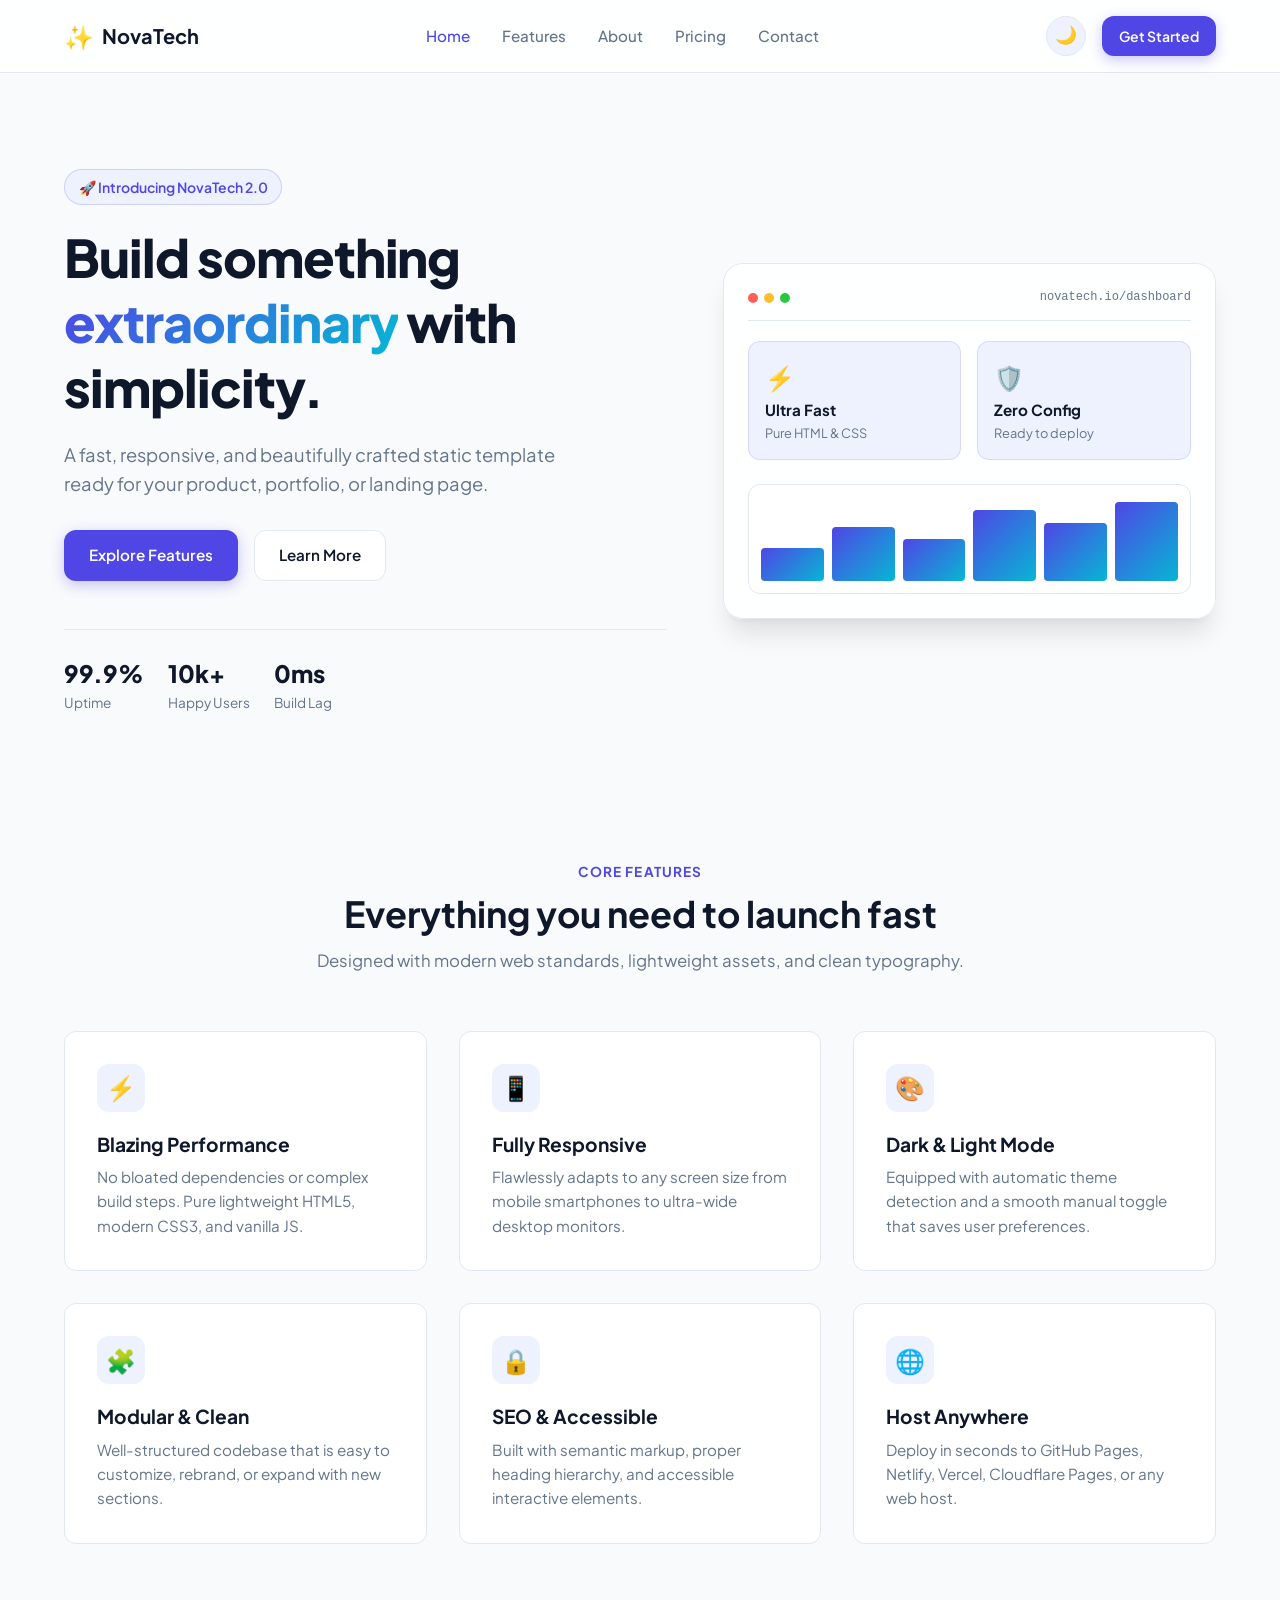
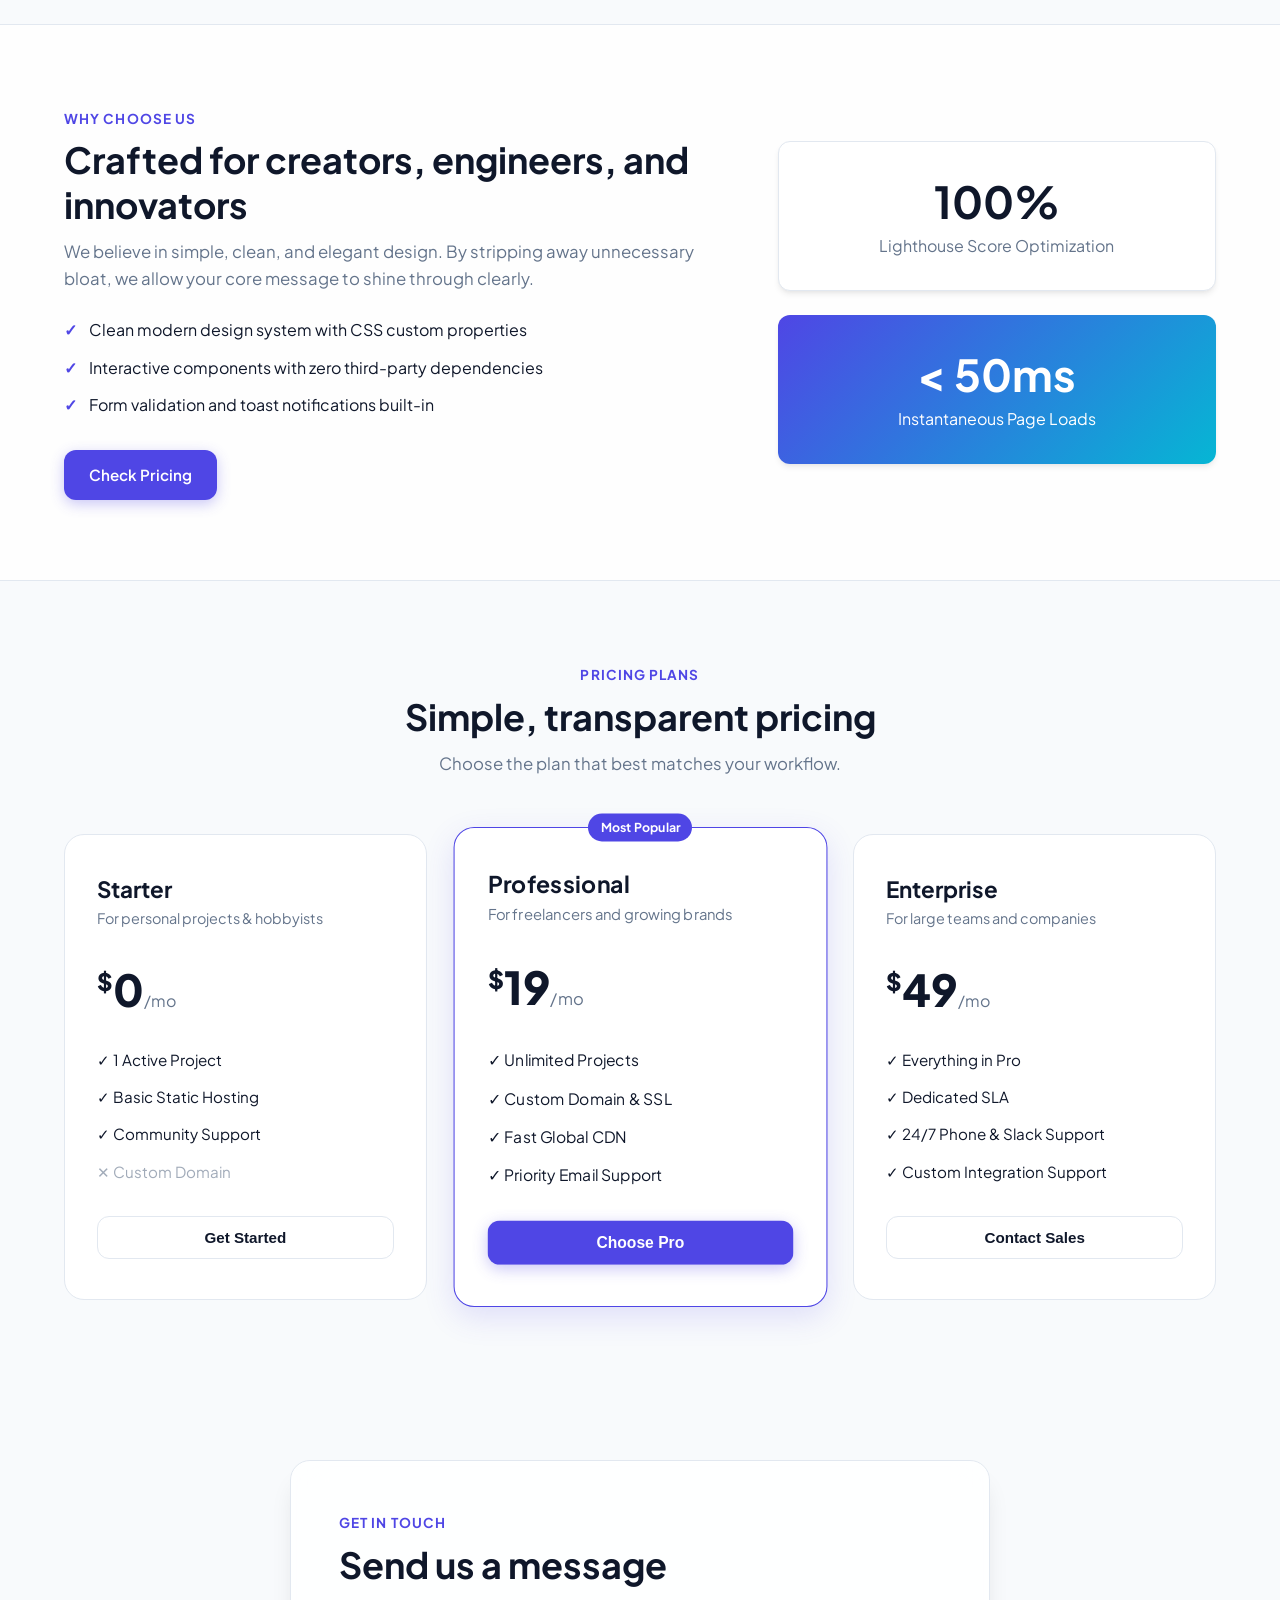
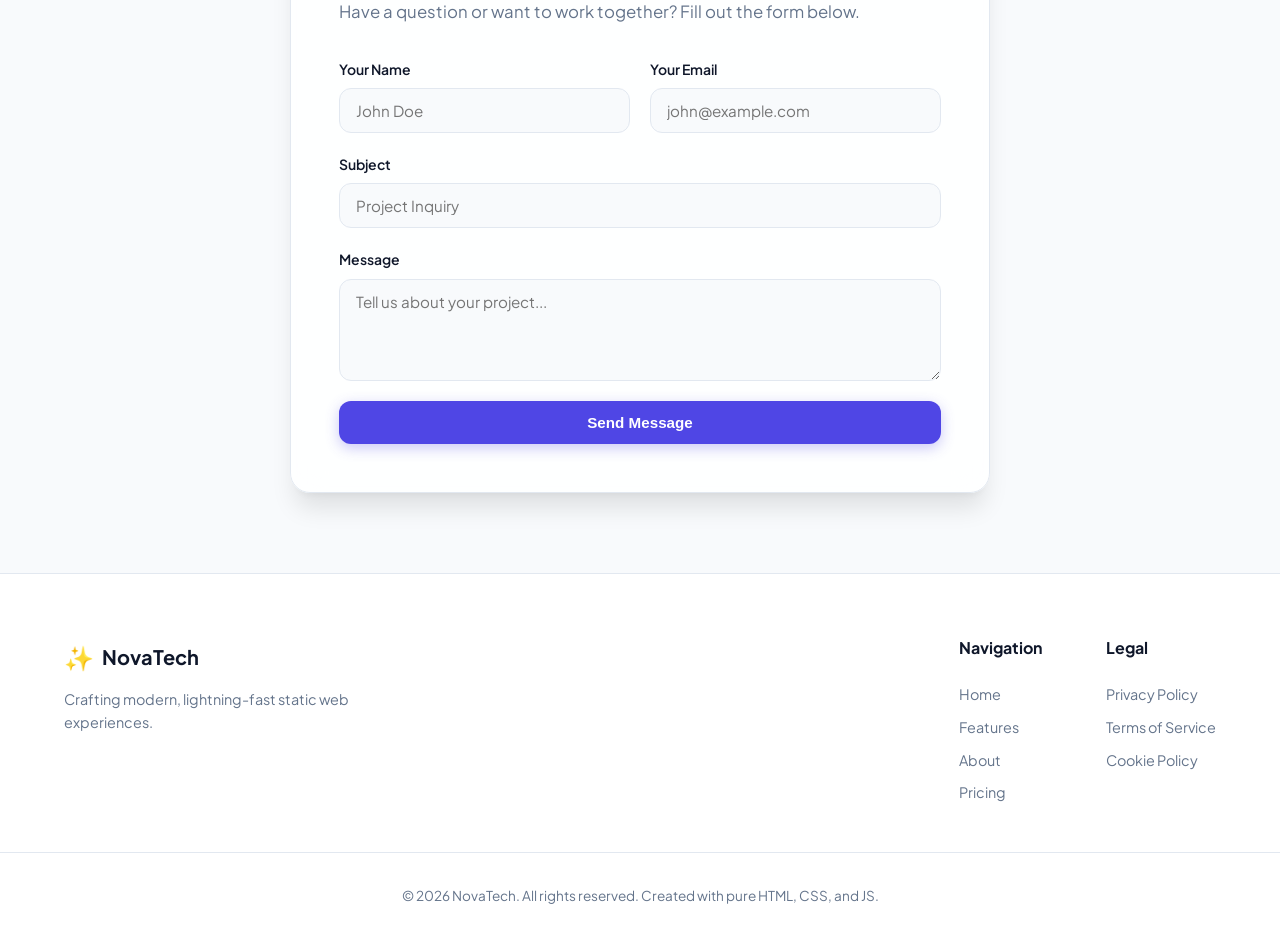
<file: index.html>
<!DOCTYPE html>
<html lang="en" data-theme="light">
<head>
  <meta name="google-site-verification" content="jMd_Z8UAeZezRDZthRRLno-uNEaoNeyMdw6tfDcDYOU" />
  <meta charset="UTF-8" />
  <meta name="viewport" content="width=device-width, initial-scale=1.0" />
  <title>NovaTech | Modern Static Website</title>
  <link rel="stylesheet" href="styles.css" />
  <link rel="preconnect" href="https://fonts.googleapis.com" />
  <link rel="preconnect" href="https://fonts.gstatic.com" crossorigin />
  <link href="https://fonts.googleapis.com/css2?family=Plus+Jakarta+Sans:wght@400;500;600;700;800&display=swap" rel="stylesheet" />
</head>
<body>
  <!-- Navigation -->
  <header class="navbar">
    <div class="container nav-container">
      <a href="#" class="brand-logo">
        <span class="logo-icon">✨</span>
        <span class="logo-text">Nova<strong>Tech</strong></span>
      </a>

      <nav class="nav-menu" id="navMenu">
        <a href="#hero" class="nav-link active">Home</a>
        <a href="#features" class="nav-link">Features</a>
        <a href="#about" class="nav-link">About</a>
        <a href="#pricing" class="nav-link">Pricing</a>
        <a href="#contact" class="nav-link">Contact</a>
      </nav>

      <div class="nav-actions">
        <button id="themeToggle" class="theme-toggle" aria-label="Toggle theme" title="Toggle theme">
          <span class="theme-icon">🌙</span>
        </button>
        <a href="#contact" class="btn btn-primary btn-sm">Get Started</a>
        <button class="menu-toggle" id="menuToggle" aria-label="Toggle mobile menu">
          <span></span>
          <span></span>
          <span></span>
        </button>
      </div>
    </div>
  </header>

  <main>
    <!-- Hero Section -->
    <section class="hero" id="hero">
      <div class="container hero-container">
        <div class="hero-content">
          <div class="badge">🚀 Introducing NovaTech 2.0</div>
          <h1 class="hero-title">
            Build something <span class="gradient-text">extraordinary</span> with simplicity.
          </h1>
          <p class="hero-subtitle">
            A fast, responsive, and beautifully crafted static template ready for your product, portfolio, or landing page.
          </p>
          <div class="hero-cta">
            <a href="#features" class="btn btn-primary">Explore Features</a>
            <a href="#about" class="btn btn-secondary">Learn More</a>
          </div>
          <div class="hero-stats-row">
            <div class="stat-pill">
              <span class="stat-num">99.9%</span>
              <span class="stat-label">Uptime</span>
            </div>
            <div class="stat-pill">
              <span class="stat-num">10k+</span>
              <span class="stat-label">Happy Users</span>
            </div>
            <div class="stat-pill">
              <span class="stat-num">0ms</span>
              <span class="stat-label">Build Lag</span>
            </div>
          </div>
        </div>
        <div class="hero-visual">
          <div class="preview-card glass-card">
            <div class="preview-header">
              <div class="preview-dots">
                <span></span><span></span><span></span>
              </div>
              <span class="preview-url">novatech.io/dashboard</span>
            </div>
            <div class="preview-body">
              <div class="widget-row">
                <div class="widget-box">
                  <span class="widget-icon">⚡</span>
                  <h4>Ultra Fast</h4>
                  <p>Pure HTML & CSS</p>
                </div>
                <div class="widget-box">
                  <span class="widget-icon">🛡️</span>
                  <h4>Zero Config</h4>
                  <p>Ready to deploy</p>
                </div>
              </div>
              <div class="chart-mock">
                <div class="bar" style="--h: 40%"></div>
                <div class="bar" style="--h: 65%"></div>
                <div class="bar" style="--h: 50%"></div>
                <div class="bar" style="--h: 85%"></div>
                <div class="bar" style="--h: 70%"></div>
                <div class="bar" style="--h: 95%"></div>
              </div>
            </div>
          </div>
        </div>
      </div>
    </section>

    <!-- Features Section -->
    <section class="section features" id="features">
      <div class="container">
        <div class="section-header">
          <span class="section-tag">Core Features</span>
          <h2 class="section-title">Everything you need to launch fast</h2>
          <p class="section-desc">Designed with modern web standards, lightweight assets, and clean typography.</p>
        </div>

        <div class="grid grid-3">
          <div class="card feature-card">
            <div class="card-icon">⚡</div>
            <h3 class="card-title">Blazing Performance</h3>
            <p class="card-text">No bloated dependencies or complex build steps. Pure lightweight HTML5, modern CSS3, and vanilla JS.</p>
          </div>

          <div class="card feature-card">
            <div class="card-icon">📱</div>
            <h3 class="card-title">Fully Responsive</h3>
            <p class="card-text">Flawlessly adapts to any screen size from mobile smartphones to ultra-wide desktop monitors.</p>
          </div>

          <div class="card feature-card">
            <div class="card-icon">🎨</div>
            <h3 class="card-title">Dark & Light Mode</h3>
            <p class="card-text">Equipped with automatic theme detection and a smooth manual toggle that saves user preferences.</p>
          </div>

          <div class="card feature-card">
            <div class="card-icon">🧩</div>
            <h3 class="card-title">Modular & Clean</h3>
            <p class="card-text">Well-structured codebase that is easy to customize, rebrand, or expand with new sections.</p>
          </div>

          <div class="card feature-card">
            <div class="card-icon">🔒</div>
            <h3 class="card-title">SEO & Accessible</h3>
            <p class="card-text">Built with semantic markup, proper heading hierarchy, and accessible interactive elements.</p>
          </div>

          <div class="card feature-card">
            <div class="card-icon">🌐</div>
            <h3 class="card-title">Host Anywhere</h3>
            <p class="card-text">Deploy in seconds to GitHub Pages, Netlify, Vercel, Cloudflare Pages, or any web host.</p>
          </div>
        </div>
      </div>
    </section>

    <!-- About Section -->
    <section class="section about" id="about">
      <div class="container">
        <div class="about-grid">
          <div class="about-text">
            <span class="section-tag">Why Choose Us</span>
            <h2 class="section-title">Crafted for creators, engineers, and innovators</h2>
            <p class="section-desc">
              We believe in simple, clean, and elegant design. By stripping away unnecessary bloat, we allow your core message to shine through clearly.
            </p>
            <ul class="about-list">
              <li><span>✓</span> Clean modern design system with CSS custom properties</li>
              <li><span>✓</span> Interactive components with zero third-party dependencies</li>
              <li><span>✓</span> Form validation and toast notifications built-in</li>
            </ul>
            <div class="about-cta">
              <a href="#pricing" class="btn btn-primary">Check Pricing</a>
            </div>
          </div>
          <div class="about-visual">
            <div class="stat-card-highlight">
              <h3>100%</h3>
              <p>Lighthouse Score Optimization</p>
            </div>
            <div class="stat-card-highlight accent">
              <h3>&lt; 50ms</h3>
              <p>Instantaneous Page Loads</p>
            </div>
          </div>
        </div>
      </div>
    </section>

    <!-- Pricing Section -->
    <section class="section pricing" id="pricing">
      <div class="container">
        <div class="section-header">
          <span class="section-tag">Pricing Plans</span>
          <h2 class="section-title">Simple, transparent pricing</h2>
          <p class="section-desc">Choose the plan that best matches your workflow.</p>
        </div>

        <div class="grid grid-3 pricing-grid">
          <div class="pricing-card">
            <h3 class="plan-name">Starter</h3>
            <p class="plan-desc">For personal projects & hobbyists</p>
            <div class="plan-price"><span class="currency">$</span>0<span class="period">/mo</span></div>
            <ul class="plan-features">
              <li>✓ 1 Active Project</li>
              <li>✓ Basic Static Hosting</li>
              <li>✓ Community Support</li>
              <li class="disabled">✕ Custom Domain</li>
            </ul>
            <button class="btn btn-secondary btn-block">Get Started</button>
          </div>

          <div class="pricing-card popular">
            <div class="popular-badge">Most Popular</div>
            <h3 class="plan-name">Professional</h3>
            <p class="plan-desc">For freelancers and growing brands</p>
            <div class="plan-price"><span class="currency">$</span>19<span class="period">/mo</span></div>
            <ul class="plan-features">
              <li>✓ Unlimited Projects</li>
              <li>✓ Custom Domain & SSL</li>
              <li>✓ Fast Global CDN</li>
              <li>✓ Priority Email Support</li>
            </ul>
            <button class="btn btn-primary btn-block">Choose Pro</button>
          </div>

          <div class="pricing-card">
            <h3 class="plan-name">Enterprise</h3>
            <p class="plan-desc">For large teams and companies</p>
            <div class="plan-price"><span class="currency">$</span>49<span class="period">/mo</span></div>
            <ul class="plan-features">
              <li>✓ Everything in Pro</li>
              <li>✓ Dedicated SLA</li>
              <li>✓ 24/7 Phone & Slack Support</li>
              <li>✓ Custom Integration Support</li>
            </ul>
            <button class="btn btn-secondary btn-block">Contact Sales</button>
          </div>
        </div>
      </div>
    </section>

    <!-- Contact Section -->
    <section class="section contact" id="contact">
      <div class="container">
        <div class="contact-box glass-card">
          <div class="contact-header">
            <span class="section-tag">Get in Touch</span>
            <h2 class="section-title">Send us a message</h2>
            <p class="section-desc">Have a question or want to work together? Fill out the form below.</p>
          </div>

          <form id="contactForm" class="contact-form">
            <div class="form-row">
              <div class="form-group">
                <label for="name">Your Name</label>
                <input type="text" id="name" name="name" placeholder="John Doe" required />
              </div>
              <div class="form-group">
                <label for="email">Your Email</label>
                <input type="email" id="email" name="email" placeholder="john@example.com" required />
              </div>
            </div>

            <div class="form-group">
              <label for="subject">Subject</label>
              <input type="text" id="subject" name="subject" placeholder="Project Inquiry" required />
            </div>

            <div class="form-group">
              <label for="message">Message</label>
              <textarea id="message" name="message" rows="4" placeholder="Tell us about your project..." required></textarea>
            </div>

            <button type="submit" class="btn btn-primary btn-block" id="submitBtn">
              Send Message
            </button>
          </form>
        </div>
      </div>
    </section>
  </main>

  <!-- Footer -->
  <footer class="footer">
    <div class="container footer-container">
      <div class="footer-brand">
        <a href="#" class="brand-logo">
          <span class="logo-icon">✨</span>
          <span class="logo-text">Nova<strong>Tech</strong></span>
        </a>
        <p class="footer-tagline">Crafting modern, lightning-fast static web experiences.</p>
      </div>

      <div class="footer-links">
        <div class="link-group">
          <h4>Navigation</h4>
          <a href="#hero">Home</a>
          <a href="#features">Features</a>
          <a href="#about">About</a>
          <a href="#pricing">Pricing</a>
        </div>
        <div class="link-group">
          <h4>Legal</h4>
          <a href="#">Privacy Policy</a>
          <a href="#">Terms of Service</a>
          <a href="#">Cookie Policy</a>
        </div>
      </div>
    </div>
    <div class="footer-bottom">
      <div class="container">
        <p>&copy; <span id="currentYear"></span> NovaTech. All rights reserved. Created with pure HTML, CSS, and JS.</p>
      </div>
    </div>
  </footer>

  <!-- Toast Notification Container -->
  <div class="toast-container" id="toastContainer"></div>

  <script src="script.js"></script>
</body>
</html>
</file>
<file: styles.css>
/* CSS Reset & Variables */
:root {
  --font-main: 'Plus Jakarta Sans', -apple-system, BlinkMacSystemFont, 'Segoe UI', Roboto, sans-serif;
  
  /* Light Theme (Default) */
  --bg: #f8fafc;
  --bg-card: rgba(255, 255, 255, 0.85);
  --bg-card-solid: #ffffff;
  --text-main: #0f172a;
  --text-muted: #64748b;
  --border: #e2e8f0;
  
  --primary: #4f46e5;
  --primary-hover: #4338ca;
  --primary-light: #eef2ff;
  --accent-gradient: linear-gradient(135deg, #4f46e5 0%, #06b6d4 100%);
  
  --shadow-sm: 0 1px 2px 0 rgba(0, 0, 0, 0.05);
  --shadow-md: 0 4px 6px -1px rgba(0, 0, 0, 0.08), 0 2px 4px -2px rgba(0, 0, 0, 0.05);
  --shadow-xl: 0 20px 25px -5px rgba(0, 0, 0, 0.1), 0 8px 10px -6px rgba(0, 0, 0, 0.05);
  
  --radius-sm: 8px;
  --radius-md: 12px;
  --radius-lg: 20px;
  --radius-full: 9999px;
  
  --transition: all 0.25s ease;
}

[data-theme="dark"] {
  --bg: #0b0f17;
  --bg-card: rgba(18, 24, 38, 0.85);
  --bg-card-solid: #121826;
  --text-main: #f1f5f9;
  --text-muted: #94a3b8;
  --border: #1e293b;
  
  --primary: #6366f1;
  --primary-hover: #4f46e5;
  --primary-light: rgba(99, 102, 241, 0.15);
  --accent-gradient: linear-gradient(135deg, #6366f1 0%, #38bdf8 100%);
  
  --shadow-sm: 0 1px 2px 0 rgba(0, 0, 0, 0.3);
  --shadow-md: 0 4px 12px 0 rgba(0, 0, 0, 0.4);
  --shadow-xl: 0 20px 25px -5px rgba(0, 0, 0, 0.5);
}

*, *::before, *::after {
  box-sizing: border-box;
  margin: 0;
  padding: 0;
}

html {
  scroll-behavior: smooth;
}

body {
  font-family: var(--font-main);
  background-color: var(--bg);
  color: var(--text-main);
  line-height: 1.6;
  transition: background-color 0.3s ease, color 0.3s ease;
  overflow-x: hidden;
}

/* Container */
.container {
  width: 100%;
  max-width: 1200px;
  margin: 0 auto;
  padding: 0 1.5rem;
}

/* Typography & Helpers */
h1, h2, h3, h4 {
  color: var(--text-main);
  line-height: 1.25;
  font-weight: 700;
}

p {
  color: var(--text-muted);
}

a {
  text-decoration: none;
  color: inherit;
  transition: var(--transition);
}

.gradient-text {
  background: var(--accent-gradient);
  -webkit-background-clip: text;
  -webkit-text-fill-color: transparent;
}

.badge {
  display: inline-flex;
  align-items: center;
  gap: 0.5rem;
  padding: 0.35rem 0.85rem;
  border-radius: var(--radius-full);
  background: var(--primary-light);
  color: var(--primary);
  font-size: 0.875rem;
  font-weight: 600;
  margin-bottom: 1.25rem;
  border: 1px solid rgba(79, 70, 229, 0.2);
}

/* Buttons */
.btn {
  display: inline-flex;
  align-items: center;
  justify-content: center;
  padding: 0.75rem 1.5rem;
  border-radius: var(--radius-md);
  font-size: 0.95rem;
  font-weight: 600;
  cursor: pointer;
  border: 1px solid transparent;
  transition: var(--transition);
}

.btn-primary {
  background: var(--primary);
  color: #ffffff !important;
  box-shadow: 0 4px 14px rgba(79, 70, 229, 0.3);
}

.btn-primary:hover {
  background: var(--primary-hover);
  transform: translateY(-2px);
  box-shadow: 0 6px 20px rgba(79, 70, 229, 0.4);
}

.btn-secondary {
  background: var(--bg-card-solid);
  color: var(--text-main);
  border: 1px solid var(--border);
}

.btn-secondary:hover {
  border-color: var(--primary);
  color: var(--primary);
  transform: translateY(-2px);
}

.btn-sm {
  padding: 0.5rem 1rem;
  font-size: 0.875rem;
}

.btn-block {
  width: 100%;
}

/* Navbar */
.navbar {
  position: sticky;
  top: 0;
  z-index: 100;
  background: var(--bg-card);
  backdrop-filter: blur(12px);
  -webkit-backdrop-filter: blur(12px);
  border-bottom: 1px solid var(--border);
  transition: var(--transition);
}

.nav-container {
  display: flex;
  align-items: center;
  justify-content: space-between;
  height: 72px;
}

.brand-logo {
  display: flex;
  align-items: center;
  gap: 0.5rem;
  font-size: 1.25rem;
  font-weight: 700;
}

.logo-icon {
  font-size: 1.5rem;
}

.nav-menu {
  display: flex;
  align-items: center;
  gap: 2rem;
}

.nav-link {
  font-weight: 500;
  color: var(--text-muted);
  font-size: 0.95rem;
}

.nav-link:hover, .nav-link.active {
  color: var(--primary);
}

.nav-actions {
  display: flex;
  align-items: center;
  gap: 1rem;
}

.theme-toggle {
  background: var(--primary-light);
  border: 1px solid var(--border);
  border-radius: var(--radius-full);
  width: 40px;
  height: 40px;
  display: flex;
  align-items: center;
  justify-content: center;
  cursor: pointer;
  font-size: 1.1rem;
  transition: var(--transition);
}

.theme-toggle:hover {
  transform: rotate(20deg) scale(1.05);
}

.menu-toggle {
  display: none;
  flex-direction: column;
  gap: 5px;
  background: none;
  border: none;
  cursor: pointer;
}

.menu-toggle span {
  width: 24px;
  height: 2px;
  background: var(--text-main);
  border-radius: 2px;
  transition: var(--transition);
}

/* Hero Section */
.hero {
  padding: 6rem 0 4rem;
}

.hero-container {
  display: grid;
  grid-template-columns: 1.1fr 0.9fr;
  gap: 3.5rem;
  align-items: center;
}

.hero-title {
  font-size: 3.25rem;
  font-weight: 800;
  letter-spacing: -0.02em;
  margin-bottom: 1.25rem;
}

.hero-subtitle {
  font-size: 1.15rem;
  margin-bottom: 2rem;
  max-width: 540px;
}

.hero-cta {
  display: flex;
  gap: 1rem;
  margin-bottom: 3rem;
  flex-wrap: wrap;
}

.hero-stats-row {
  display: flex;
  gap: 1.5rem;
  border-top: 1px solid var(--border);
  padding-top: 1.5rem;
}

.stat-pill {
  display: flex;
  flex-direction: column;
}

.stat-num {
  font-size: 1.5rem;
  font-weight: 800;
  color: var(--text-main);
}

.stat-label {
  font-size: 0.85rem;
  color: var(--text-muted);
}

/* Glass Card & Hero Mockup */
.glass-card {
  background: var(--bg-card);
  backdrop-filter: blur(16px);
  -webkit-backdrop-filter: blur(16px);
  border: 1px solid var(--border);
  border-radius: var(--radius-lg);
  box-shadow: var(--shadow-xl);
}

.preview-card {
  padding: 1.5rem;
  transition: var(--transition);
}

.preview-card:hover {
  transform: translateY(-5px);
}

.preview-header {
  display: flex;
  align-items: center;
  justify-content: space-between;
  border-bottom: 1px solid var(--border);
  padding-bottom: 0.75rem;
  margin-bottom: 1.25rem;
}

.preview-dots {
  display: flex;
  gap: 6px;
}

.preview-dots span {
  width: 10px;
  height: 10px;
  border-radius: 50%;
}

.preview-dots span:nth-child(1) { background: #ff5f56; }
.preview-dots span:nth-child(2) { background: #ffbd2e; }
.preview-dots span:nth-child(3) { background: #27c93f; }

.preview-url {
  font-size: 0.75rem;
  color: var(--text-muted);
  font-family: monospace;
}

.widget-row {
  display: grid;
  grid-template-columns: 1fr 1fr;
  gap: 1rem;
  margin-bottom: 1.5rem;
}

.widget-box {
  background: var(--primary-light);
  padding: 1rem;
  border-radius: var(--radius-md);
  border: 1px solid rgba(79, 70, 229, 0.15);
}

.widget-icon {
  font-size: 1.5rem;
  margin-bottom: 0.25rem;
  display: block;
}

.widget-box h4 {
  font-size: 0.95rem;
  margin-bottom: 0.25rem;
}

.widget-box p {
  font-size: 0.8rem;
}

.chart-mock {
  display: flex;
  align-items: flex-end;
  justify-content: space-between;
  height: 110px;
  padding: 0.75rem;
  background: var(--bg-card-solid);
  border-radius: var(--radius-md);
  border: 1px solid var(--border);
  gap: 8px;
}

.chart-mock .bar {
  flex: 1;
  background: var(--accent-gradient);
  border-radius: 4px;
  height: var(--h);
  transition: height 0.5s ease;
}

/* Sections */
.section {
  padding: 5rem 0;
}

.section-header {
  text-align: center;
  max-width: 650px;
  margin: 0 auto 3.5rem;
}

.section-tag {
  display: inline-block;
  color: var(--primary);
  font-weight: 700;
  font-size: 0.85rem;
  text-transform: uppercase;
  letter-spacing: 0.08em;
  margin-bottom: 0.5rem;
}

.section-title {
  font-size: 2.25rem;
  margin-bottom: 0.75rem;
}

.section-desc {
  font-size: 1.05rem;
}

/* Grid Layouts */
.grid {
  display: grid;
  gap: 2rem;
}

.grid-3 {
  grid-template-columns: repeat(auto-fit, minmax(300px, 1fr));
}

/* Feature Cards */
.card {
  background: var(--bg-card-solid);
  border: 1px solid var(--border);
  border-radius: var(--radius-md);
  padding: 2rem;
  transition: var(--transition);
}

.card:hover {
  transform: translateY(-4px);
  border-color: var(--primary);
  box-shadow: var(--shadow-md);
}

.card-icon {
  width: 48px;
  height: 48px;
  border-radius: var(--radius-md);
  background: var(--primary-light);
  display: flex;
  align-items: center;
  justify-content: center;
  font-size: 1.5rem;
  margin-bottom: 1.25rem;
}

.card-title {
  font-size: 1.2rem;
  margin-bottom: 0.6rem;
}

.card-text {
  font-size: 0.95rem;
}

/* About Section */
.about {
  background: var(--bg-card);
  border-top: 1px solid var(--border);
  border-bottom: 1px solid var(--border);
}

.about-grid {
  display: grid;
  grid-template-columns: 1.2fr 0.8fr;
  gap: 3.5rem;
  align-items: center;
}

.about-list {
  list-style: none;
  margin: 1.5rem 0 2rem;
  display: flex;
  flex-direction: column;
  gap: 0.75rem;
}

.about-list li {
  display: flex;
  align-items: center;
  gap: 0.75rem;
  font-size: 1rem;
  color: var(--text-main);
}

.about-list li span {
  color: var(--primary);
  font-weight: bold;
}

.about-visual {
  display: flex;
  flex-direction: column;
  gap: 1.5rem;
}

.stat-card-highlight {
  background: var(--bg-card-solid);
  border: 1px solid var(--border);
  border-radius: var(--radius-md);
  padding: 2rem;
  text-align: center;
  box-shadow: var(--shadow-md);
}

.stat-card-highlight.accent {
  background: var(--accent-gradient);
  color: #ffffff;
  border: none;
}

.stat-card-highlight.accent h3,
.stat-card-highlight.accent p {
  color: #ffffff;
}

.stat-card-highlight h3 {
  font-size: 2.75rem;
  margin-bottom: 0.25rem;
}

/* Pricing Section */
.pricing-card {
  background: var(--bg-card-solid);
  border: 1px solid var(--border);
  border-radius: var(--radius-lg);
  padding: 2.5rem 2rem;
  display: flex;
  flex-direction: column;
  position: relative;
  transition: var(--transition);
}

.pricing-card.popular {
  border-color: var(--primary);
  box-shadow: 0 10px 30px rgba(79, 70, 229, 0.15);
  transform: scale(1.03);
}

.pricing-card:hover {
  transform: translateY(-4px);
}

.popular-badge {
  position: absolute;
  top: -14px;
  left: 50%;
  transform: translateX(-50%);
  background: var(--primary);
  color: #ffffff;
  font-size: 0.75rem;
  font-weight: 700;
  padding: 0.25rem 0.75rem;
  border-radius: var(--radius-full);
}

.plan-name {
  font-size: 1.4rem;
  margin-bottom: 0.25rem;
}

.plan-desc {
  font-size: 0.9rem;
  margin-bottom: 1.5rem;
}

.plan-price {
  font-size: 2.75rem;
  font-weight: 800;
  margin-bottom: 1.5rem;
  color: var(--text-main);
}

.plan-price .currency {
  font-size: 1.5rem;
  vertical-align: super;
}

.plan-price .period {
  font-size: 1rem;
  color: var(--text-muted);
  font-weight: normal;
}

.plan-features {
  list-style: none;
  margin-bottom: 2rem;
  display: flex;
  flex-direction: column;
  gap: 0.8rem;
  flex-grow: 1;
}

.plan-features li {
  font-size: 0.95rem;
  color: var(--text-main);
}

.plan-features li.disabled {
  color: var(--text-muted);
  opacity: 0.6;
}

/* Contact Section */
.contact-box {
  max-width: 700px;
  margin: 0 auto;
  padding: 3rem;
}

.contact-form {
  margin-top: 2rem;
  display: flex;
  flex-direction: column;
  gap: 1.25rem;
}

.form-row {
  display: grid;
  grid-template-columns: 1fr 1fr;
  gap: 1.25rem;
}

.form-group {
  display: flex;
  flex-direction: column;
  gap: 0.5rem;
}

.form-group label {
  font-size: 0.875rem;
  font-weight: 600;
}

.form-group input,
.form-group textarea {
  width: 100%;
  padding: 0.75rem 1rem;
  background: var(--bg);
  border: 1px solid var(--border);
  border-radius: var(--radius-md);
  font-family: inherit;
  color: var(--text-main);
  font-size: 0.95rem;
  transition: var(--transition);
}

.form-group input:focus,
.form-group textarea:focus {
  outline: none;
  border-color: var(--primary);
  box-shadow: 0 0 0 3px var(--primary-light);
}

/* Footer */
.footer {
  background: var(--bg-card-solid);
  border-top: 1px solid var(--border);
  padding: 4rem 0 2rem;
}

.footer-container {
  display: flex;
  justify-content: space-between;
  align-items: flex-start;
  margin-bottom: 3rem;
  flex-wrap: wrap;
  gap: 2rem;
}

.footer-brand {
  max-width: 320px;
}

.footer-tagline {
  margin-top: 0.75rem;
  font-size: 0.9rem;
}

.footer-links {
  display: flex;
  gap: 4rem;
}

.link-group h4 {
  font-size: 1rem;
  margin-bottom: 1rem;
}

.link-group {
  display: flex;
  flex-direction: column;
  gap: 0.6rem;
}

.link-group a {
  color: var(--text-muted);
  font-size: 0.9rem;
}

.link-group a:hover {
  color: var(--primary);
}

.footer-bottom {
  border-top: 1px solid var(--border);
  padding-top: 2rem;
  text-align: center;
  font-size: 0.85rem;
  color: var(--text-muted);
}

/* Toast Notifications */
.toast-container {
  position: fixed;
  bottom: 2rem;
  right: 2rem;
  z-index: 1000;
  display: flex;
  flex-direction: column;
  gap: 0.75rem;
}

.toast {
  background: var(--bg-card-solid);
  color: var(--text-main);
  border: 1px solid var(--border);
  border-left: 4px solid var(--primary);
  padding: 1rem 1.25rem;
  border-radius: var(--radius-md);
  box-shadow: var(--shadow-xl);
  display: flex;
  align-items: center;
  gap: 0.75rem;
  animation: slideIn 0.3s ease forwards;
  max-width: 350px;
}

@keyframes slideIn {
  from {
    opacity: 0;
    transform: translateX(100%);
  }
  to {
    opacity: 1;
    transform: translateX(0);
  }
}

/* Responsive Media Queries */
@media (max-width: 900px) {
  .hero-container,
  .about-grid {
    grid-template-columns: 1fr;
    text-align: center;
  }

  .hero-subtitle {
    margin: 0 auto 2rem;
  }

  .hero-cta,
  .hero-stats-row {
    justify-content: center;
  }

  .form-row {
    grid-template-columns: 1fr;
  }

  .pricing-card.popular {
    transform: none;
  }
}

@media (max-width: 768px) {
  .nav-menu {
    position: absolute;
    top: 72px;
    left: 0;
    width: 100%;
    background: var(--bg-card-solid);
    border-bottom: 1px solid var(--border);
    flex-direction: column;
    padding: 1.5rem;
    gap: 1.25rem;
    display: none;
  }

  .nav-menu.active {
    display: flex;
  }

  .menu-toggle {
    display: flex;
  }

  .hero-title {
    font-size: 2.25rem;
  }

  .contact-box {
    padding: 1.75rem;
  }
}
</file>
